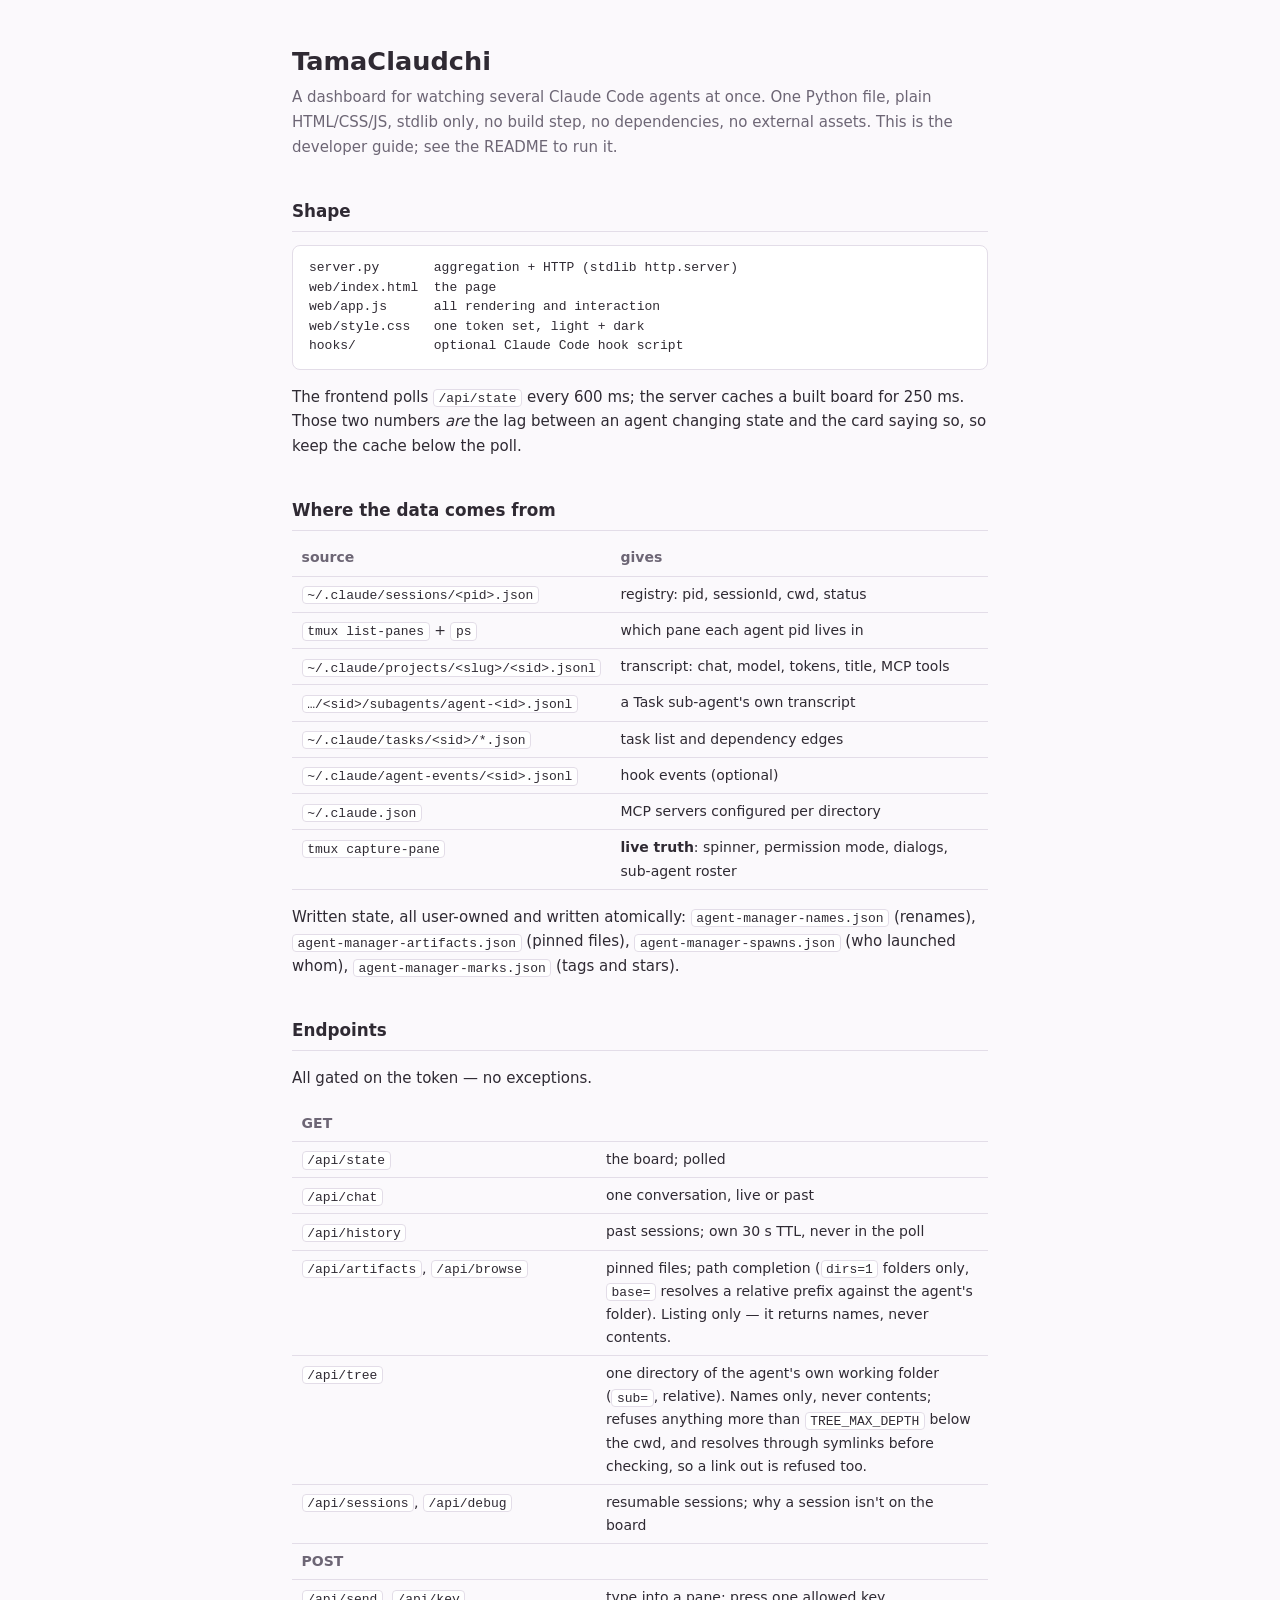
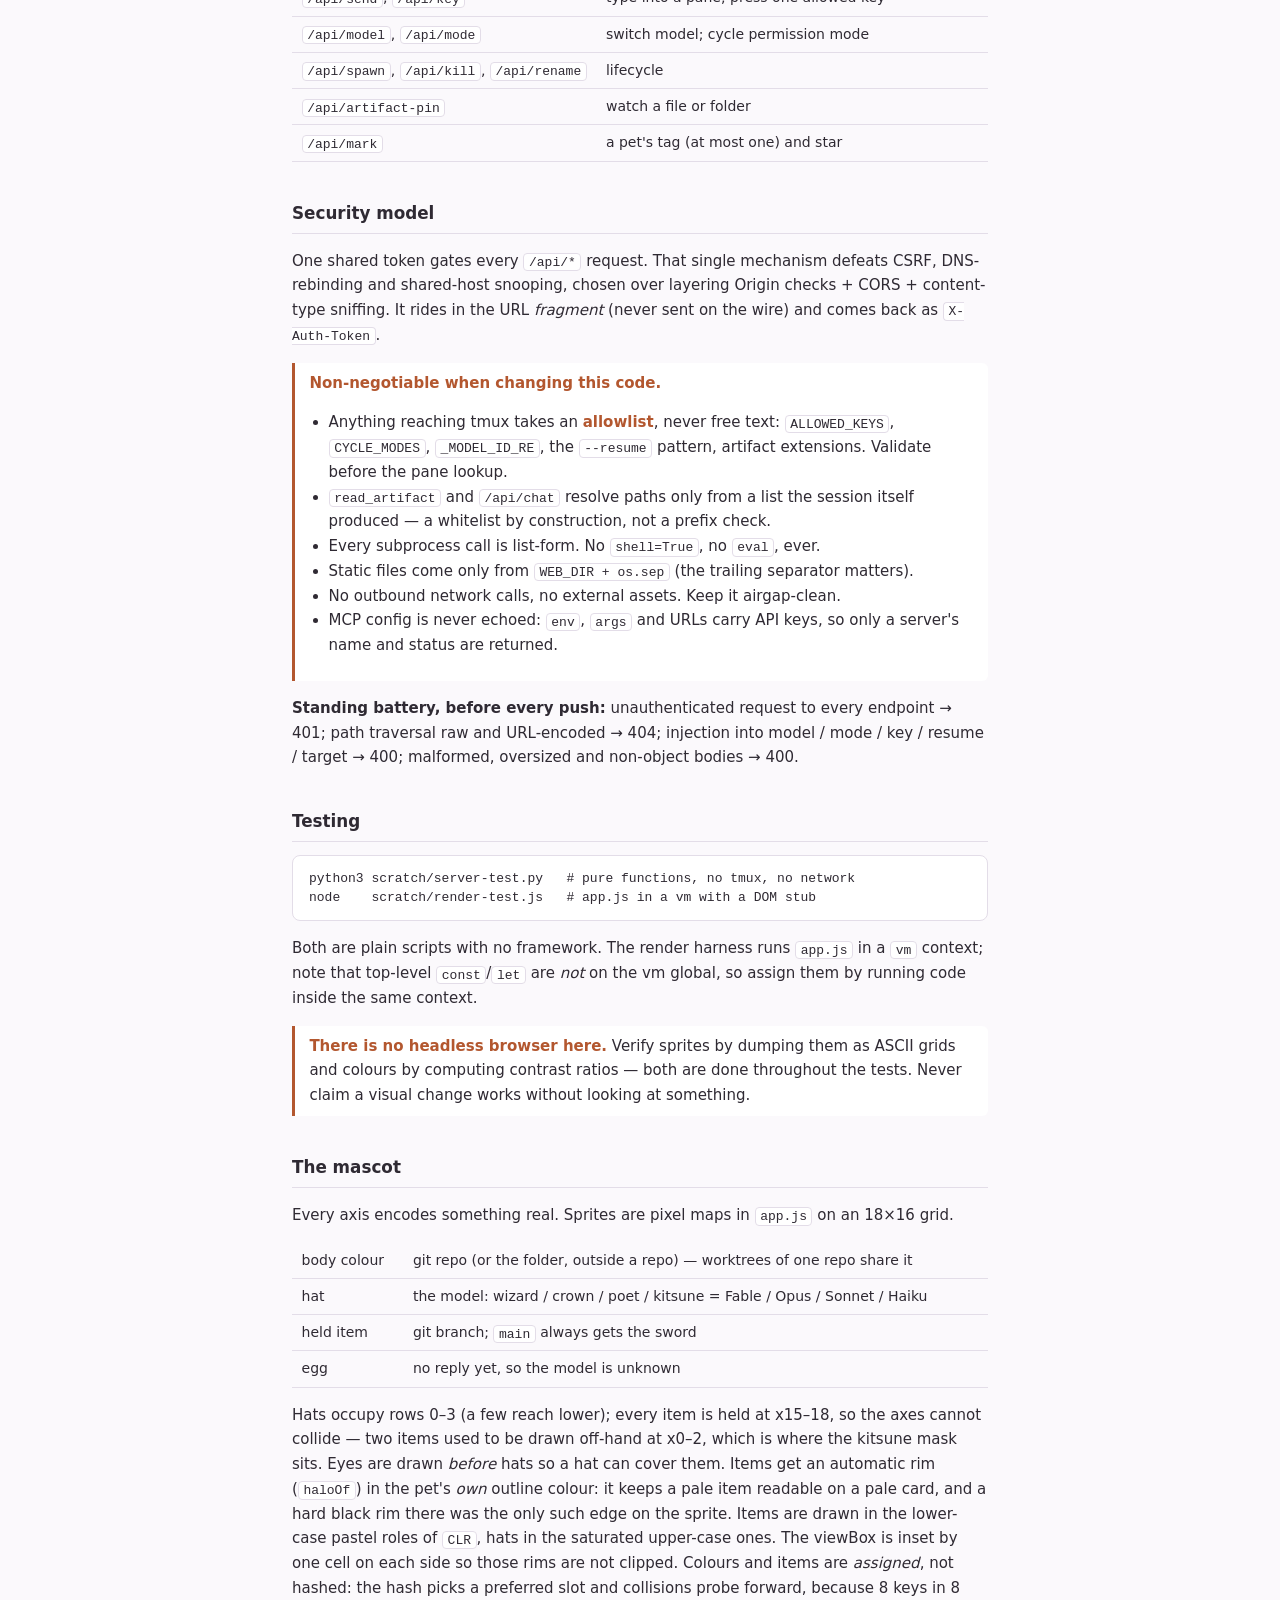
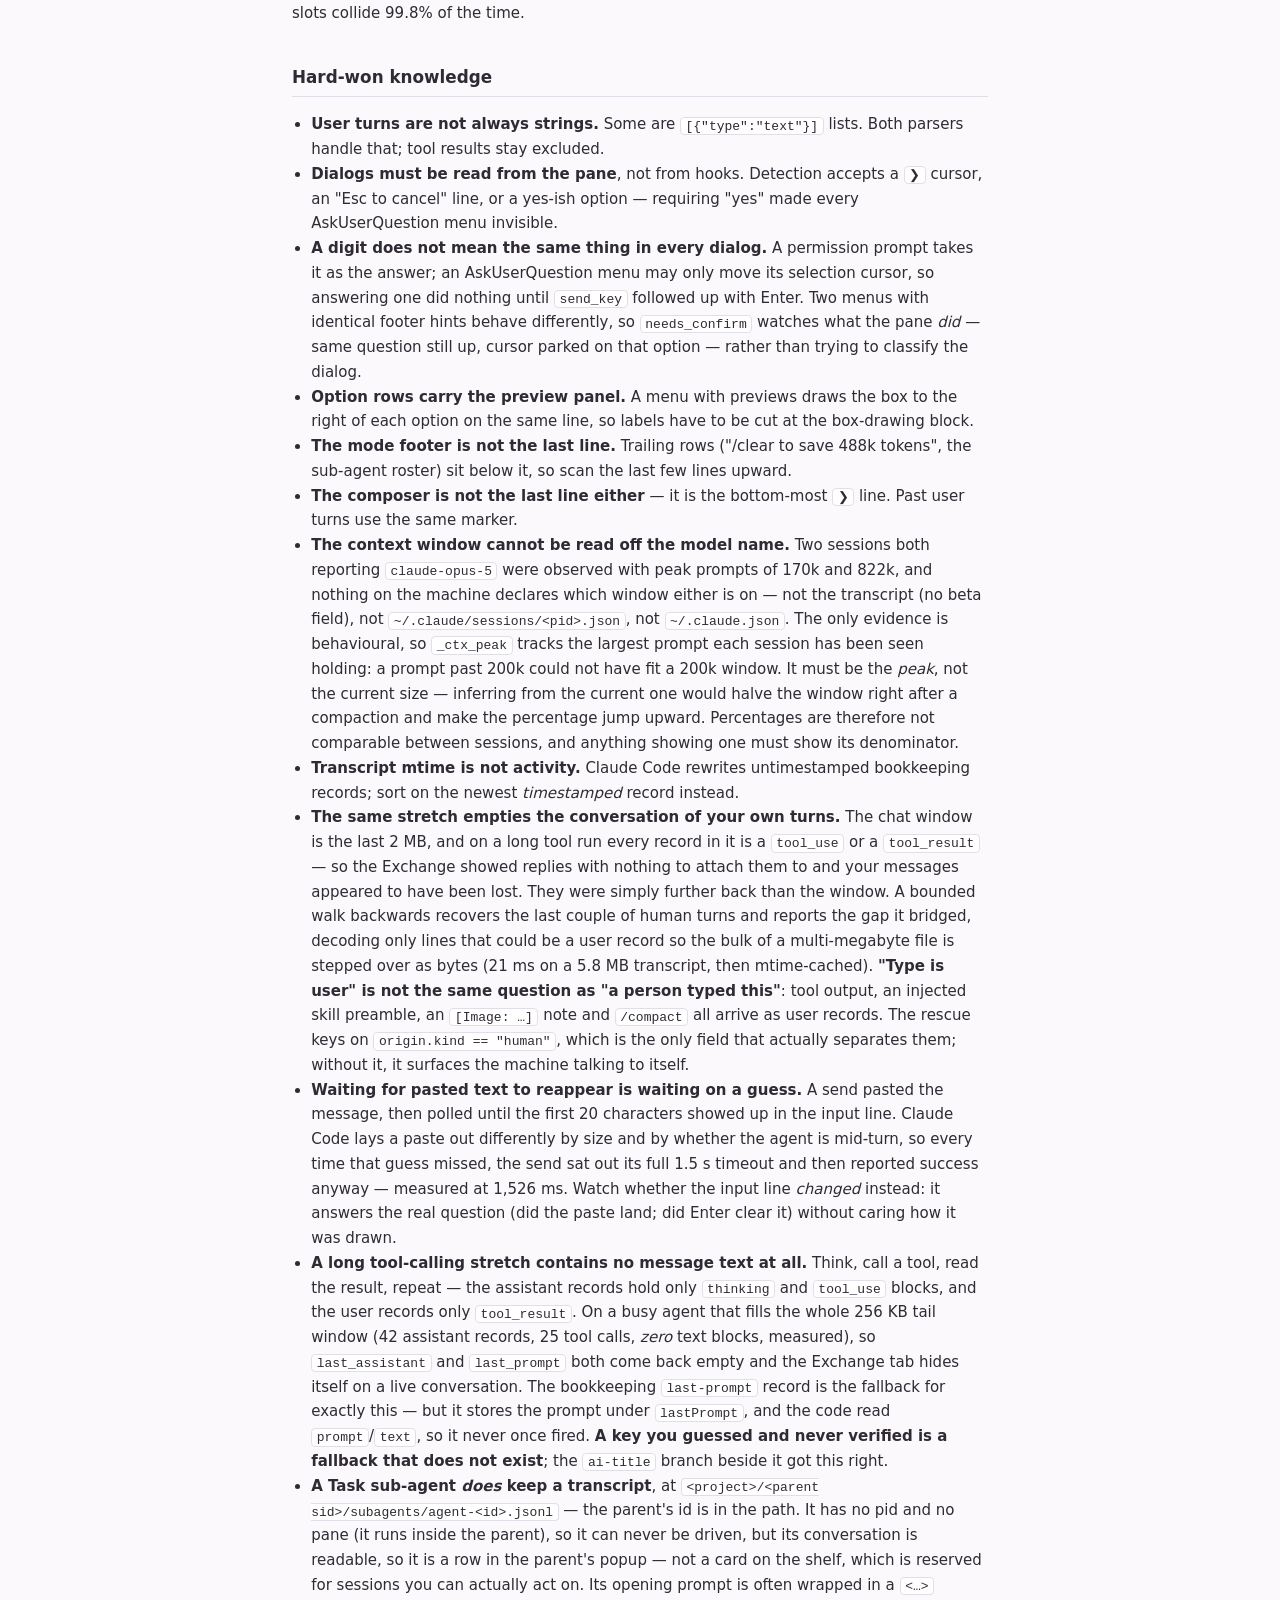
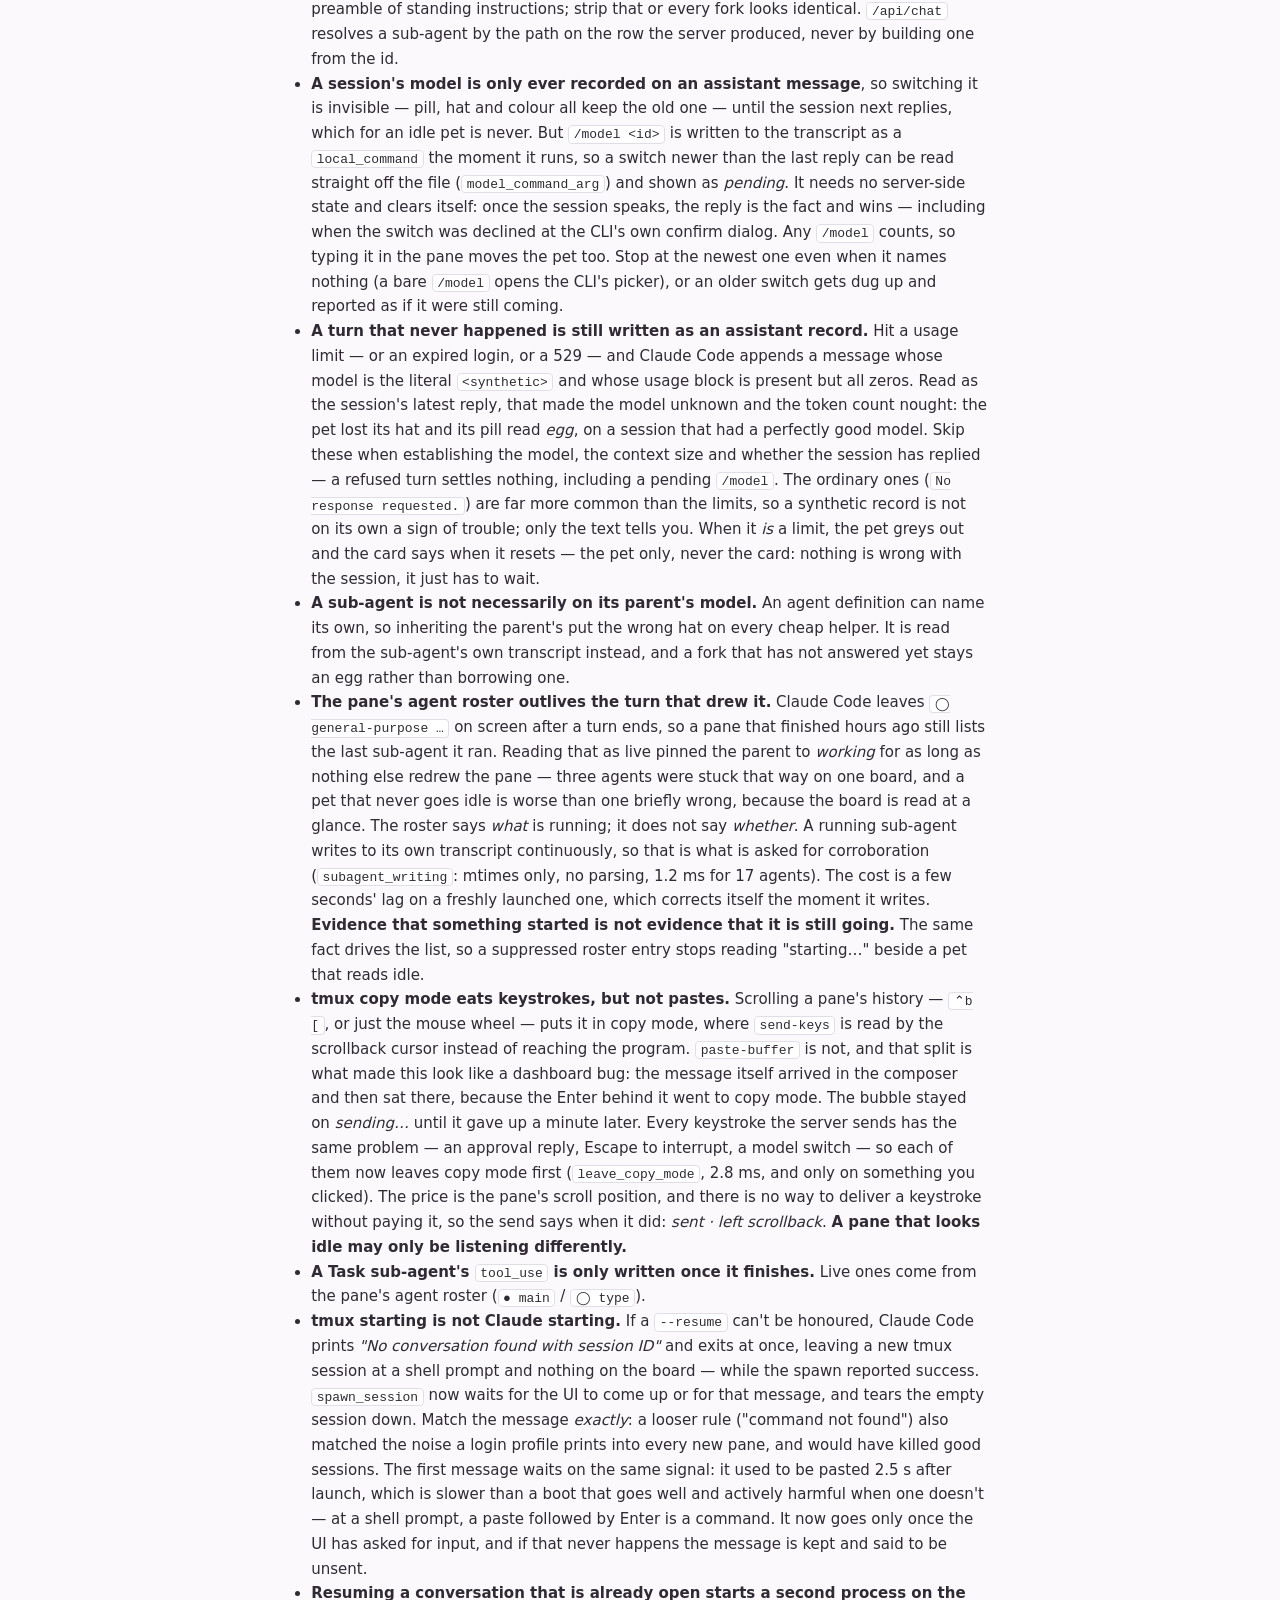
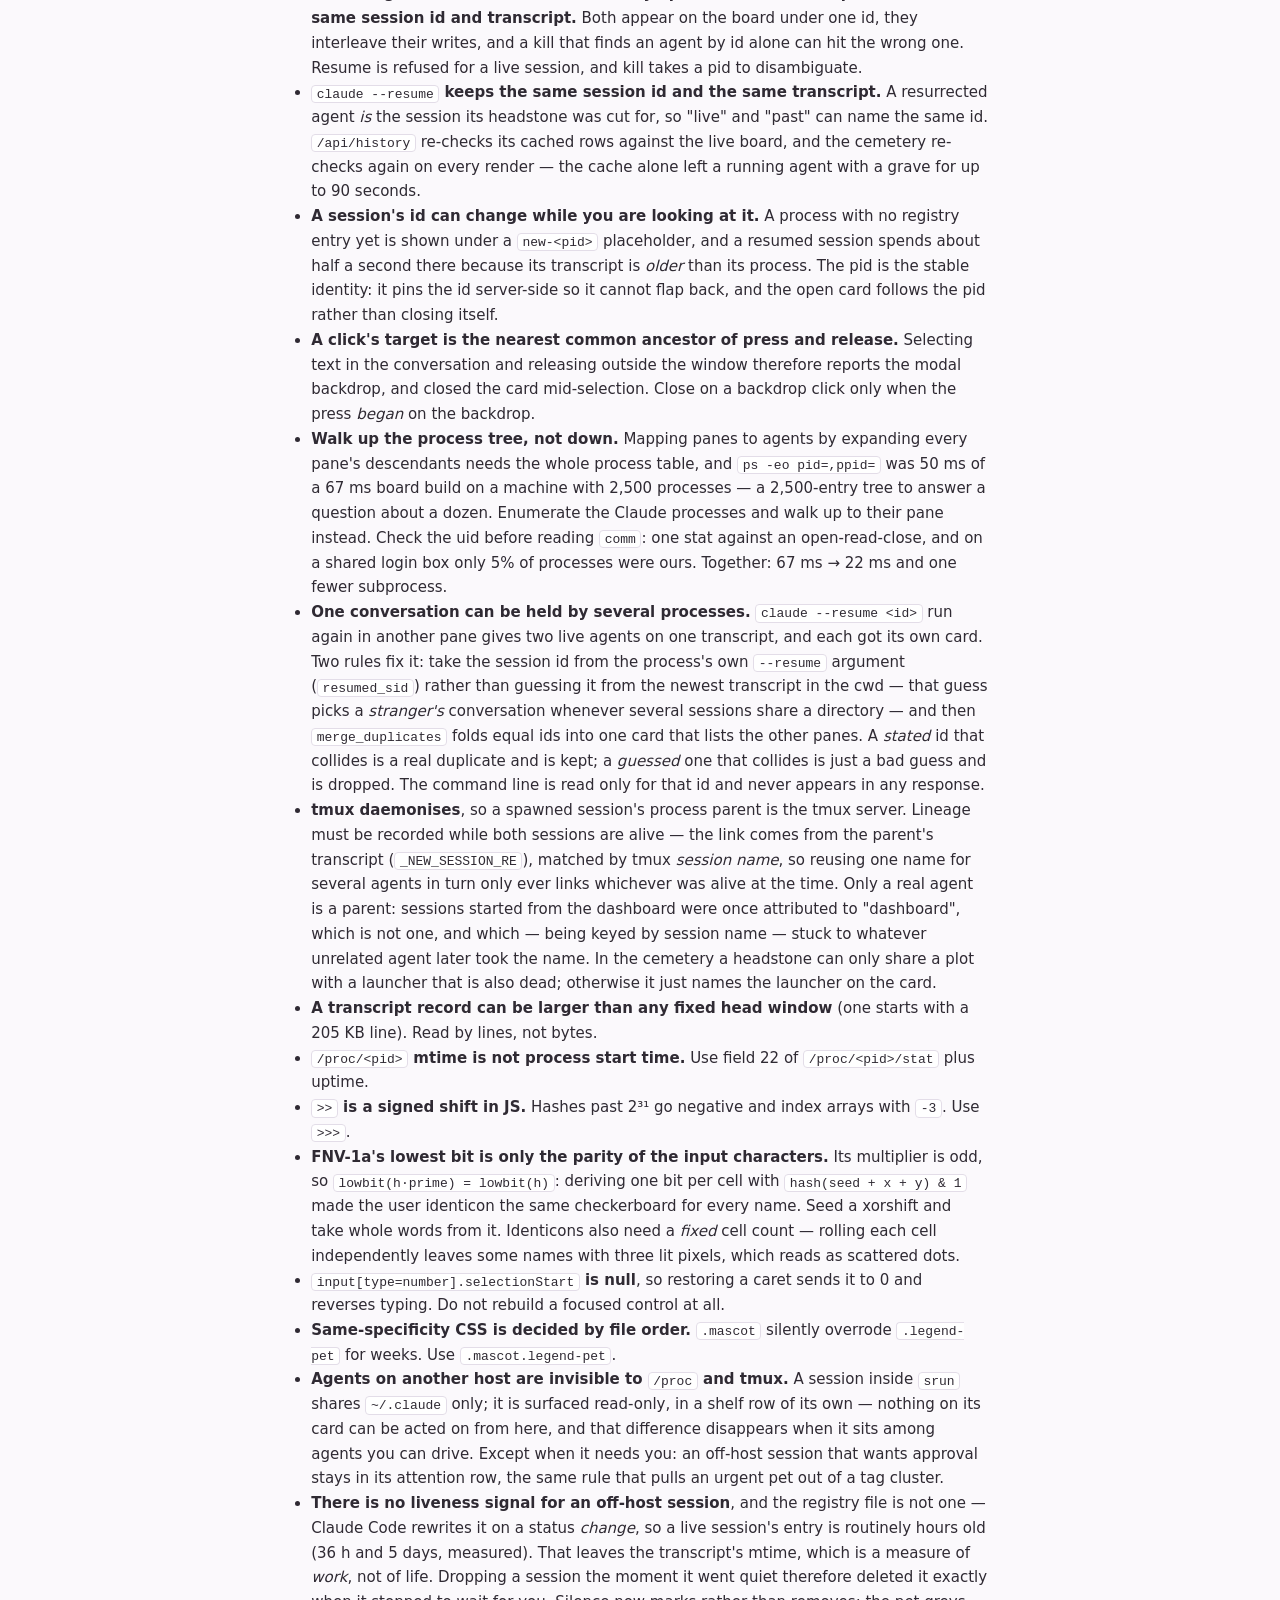
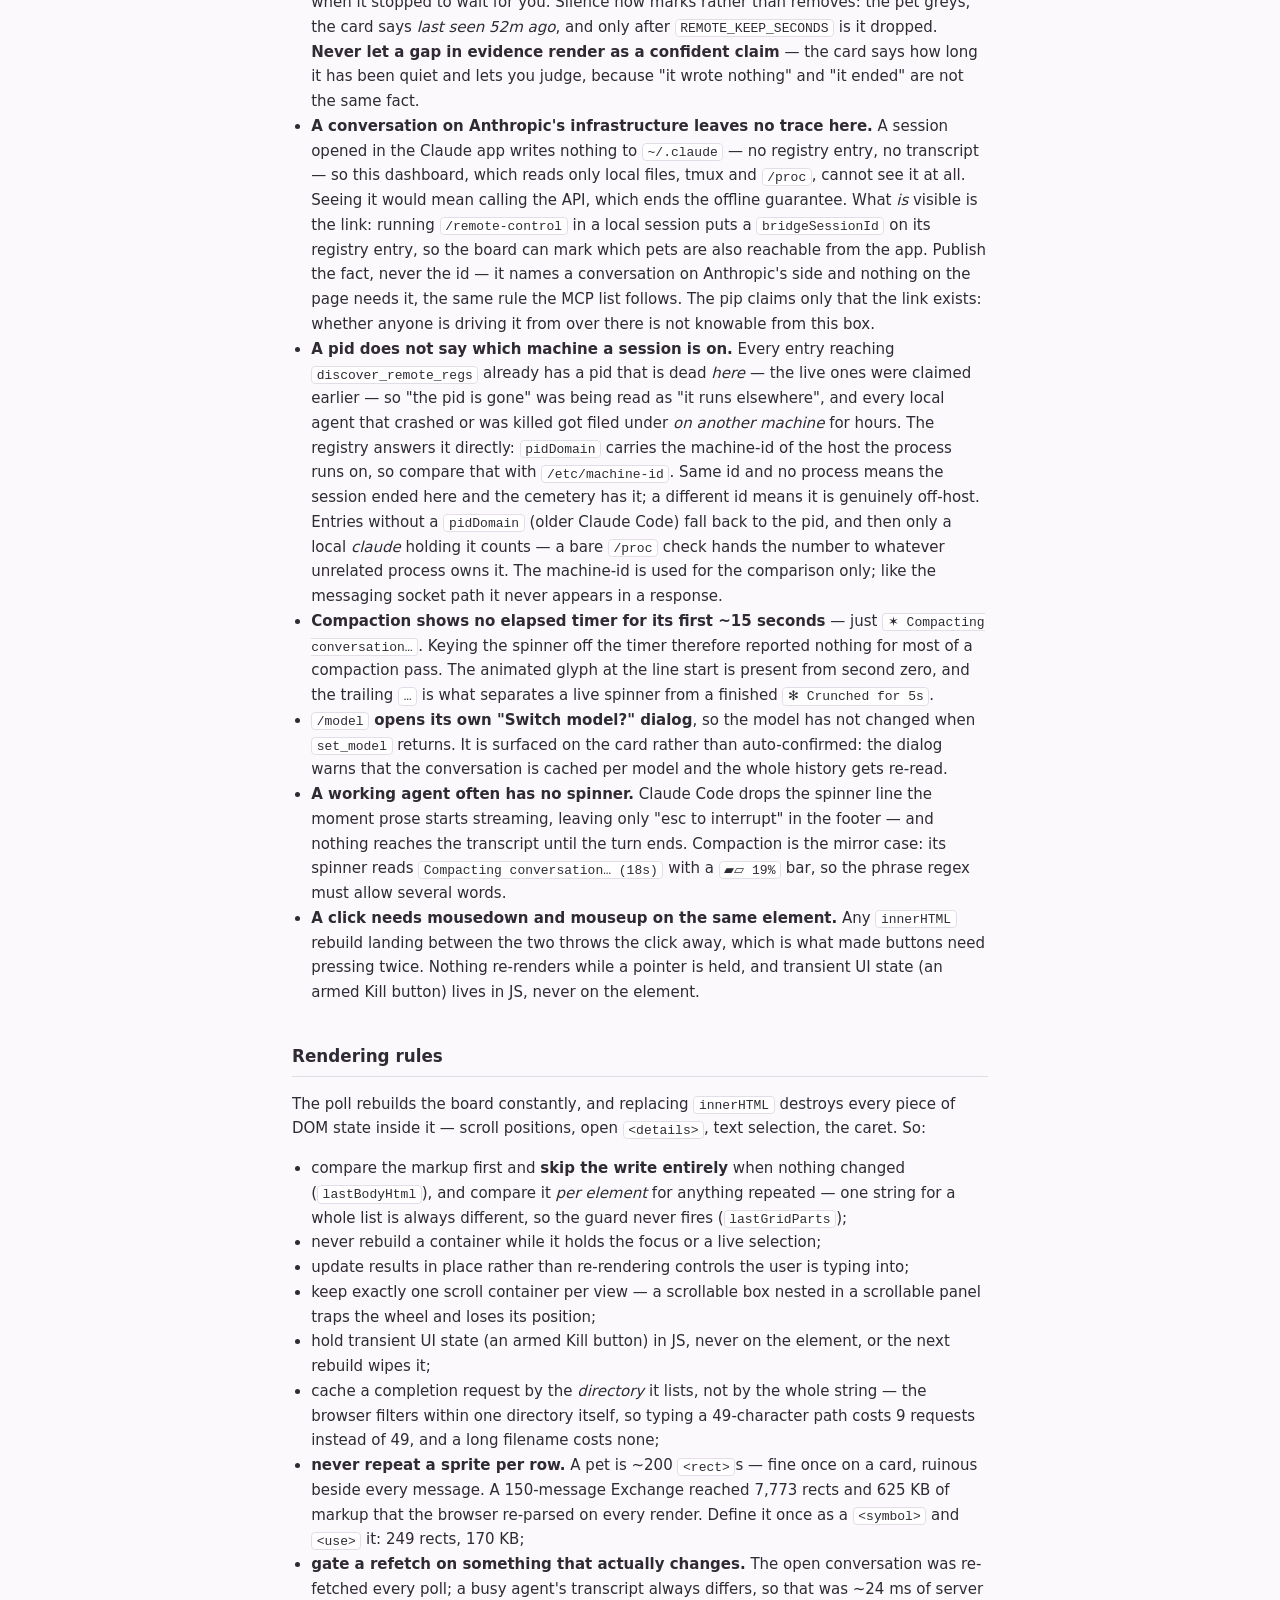
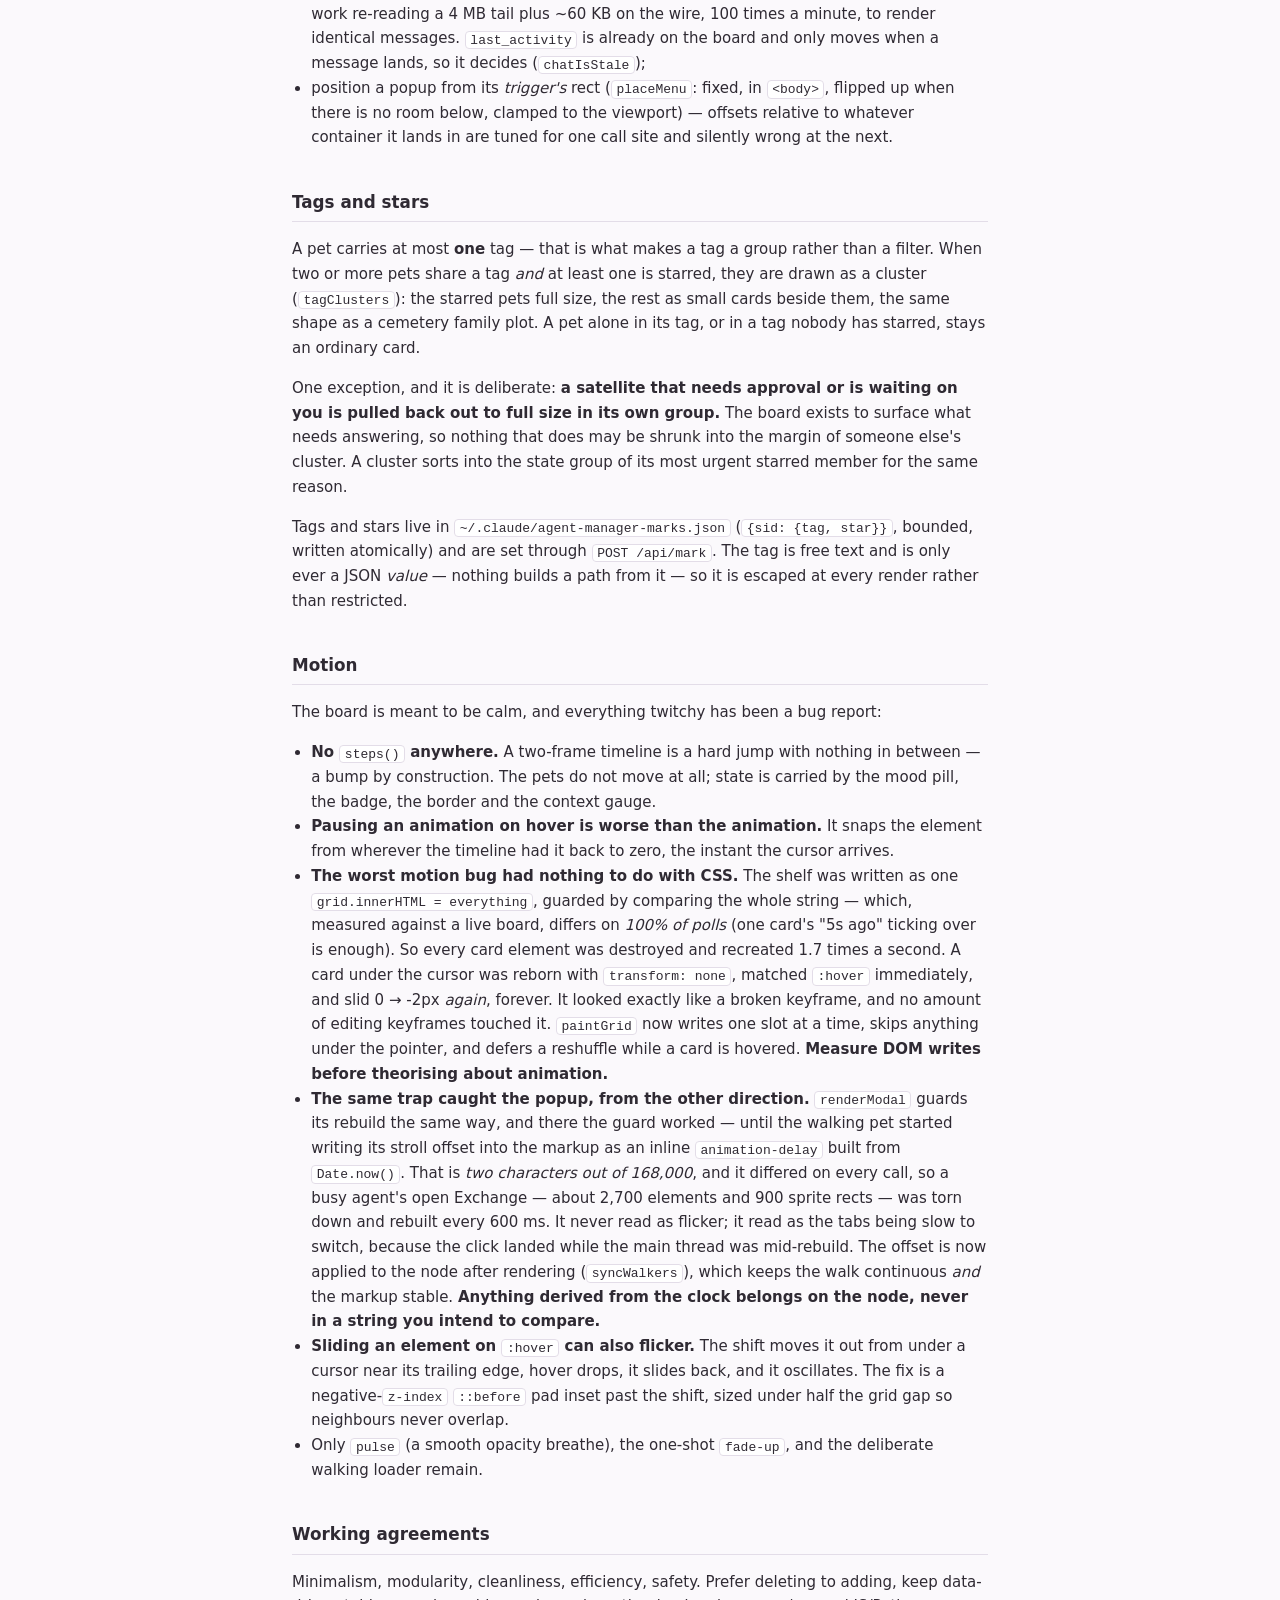
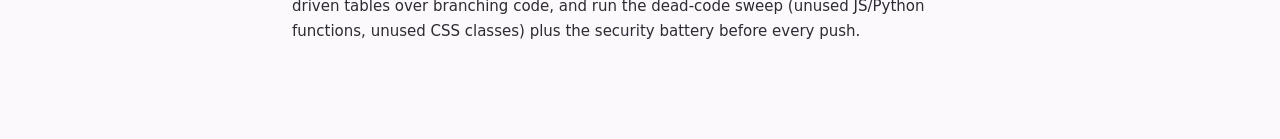
<file: docs/index.html>
<!doctype html>
<html lang="en">
<head>
<meta charset="utf-8">
<meta name="viewport" content="width=device-width, initial-scale=1">
<title>TamaClaudchi — developer guide</title>
<style>
  :root { color-scheme: light dark;
    --ink: #2f2a33; --dim: #6d6675; --line: #e3dde8; --bg: #fbf9fc; --box: #fff;
    --accent: #b3572f; }
  @media (prefers-color-scheme: dark) {
    :root { --ink: #e9e6ec; --dim: #a09aa8; --line: #322e37; --bg: #191720; --box: #211f28;
            --accent: #f0a17a; } }
  * { box-sizing: border-box; }
  body { margin: 0 auto; max-width: 46rem; padding: 2.5rem 1.25rem 5rem;
    background: var(--bg); color: var(--ink);
    font: 15px/1.65 system-ui, -apple-system, "Segoe UI", sans-serif; }
  h1 { font-size: 1.6rem; margin: 0 0 .2rem; }
  h2 { font-size: 1.05rem; margin: 2.4rem 0 .6rem; padding-bottom: .3rem;
    border-bottom: 1px solid var(--line); }
  h3 { font-size: .95rem; margin: 1.5rem 0 .4rem; }
  p, li { color: var(--ink); }
  .lede { color: var(--dim); margin: 0 0 1.5rem; }
  code, pre { font: 13px/1.5 ui-monospace, "SF Mono", Menlo, monospace; }
  code { background: var(--box); border: 1px solid var(--line);
    border-radius: 4px; padding: .05em .35em; }
  pre { background: var(--box); border: 1px solid var(--line); border-radius: 8px;
    padding: .8rem 1rem; overflow-x: auto; }
  pre code { background: none; border: 0; padding: 0; }
  table { border-collapse: collapse; width: 100%; margin: .6rem 0; font-size: 14px; }
  th, td { text-align: left; padding: .38rem .6rem; border-bottom: 1px solid var(--line);
    vertical-align: top; }
  th { color: var(--dim); font-weight: 600; }
  td:first-child { white-space: nowrap; }
  ul { padding-left: 1.2rem; }
  .warn { border-left: 3px solid var(--accent); padding: .5rem .9rem; margin: .8rem 0;
    background: var(--box); border-radius: 0 6px 6px 0; }
  .warn strong { color: var(--accent); }
</style>
</head>
<body>

<h1>TamaClaudchi</h1>
<p class="lede">A dashboard for watching several Claude Code agents at once. One Python
file, plain HTML/CSS/JS, stdlib only, no build step, no dependencies, no external assets.
This is the developer guide; see the README to run it.</p>

<h2>Shape</h2>
<pre><code>server.py       aggregation + HTTP (stdlib http.server)
web/index.html  the page
web/app.js      all rendering and interaction
web/style.css   one token set, light + dark
hooks/          optional Claude Code hook script</code></pre>
<p>The frontend polls <code>/api/state</code> every 600&nbsp;ms; the server caches a built
board for 250&nbsp;ms. Those two numbers <em>are</em> the lag between an agent changing
state and the card saying so, so keep the cache below the poll.</p>

<h2>Where the data comes from</h2>
<table>
  <tr><th>source</th><th>gives</th></tr>
  <tr><td><code>~/.claude/sessions/&lt;pid&gt;.json</code></td><td>registry: pid, sessionId, cwd, status</td></tr>
  <tr><td><code>tmux list-panes</code> + <code>ps</code></td><td>which pane each agent pid lives in</td></tr>
  <tr><td><code>~/.claude/projects/&lt;slug&gt;/&lt;sid&gt;.jsonl</code></td><td>transcript: chat, model, tokens, title, MCP tools</td></tr>
  <tr><td><code>…/&lt;sid&gt;/subagents/agent-&lt;id&gt;.jsonl</code></td><td>a Task sub-agent's own transcript</td></tr>
  <tr><td><code>~/.claude/tasks/&lt;sid&gt;/*.json</code></td><td>task list and dependency edges</td></tr>
  <tr><td><code>~/.claude/agent-events/&lt;sid&gt;.jsonl</code></td><td>hook events (optional)</td></tr>
  <tr><td><code>~/.claude.json</code></td><td>MCP servers configured per directory</td></tr>
  <tr><td><code>tmux capture-pane</code></td><td><strong>live truth</strong>: spinner, permission mode, dialogs, sub-agent roster</td></tr>
</table>
<p>Written state, all user-owned and written atomically:
<code>agent-manager-names.json</code> (renames),
<code>agent-manager-artifacts.json</code> (pinned files),
<code>agent-manager-spawns.json</code> (who launched whom),
<code>agent-manager-marks.json</code> (tags and stars).</p>

<h2>Endpoints</h2>
<p>All gated on the token — no exceptions.</p>
<table>
  <tr><th>GET</th><th></th></tr>
  <tr><td><code>/api/state</code></td><td>the board; polled</td></tr>
  <tr><td><code>/api/chat</code></td><td>one conversation, live or past</td></tr>
  <tr><td><code>/api/history</code></td><td>past sessions; own 30&nbsp;s TTL, never in the poll</td></tr>
  <tr><td><code>/api/artifacts</code>, <code>/api/browse</code></td><td>pinned files; path completion
      (<code>dirs=1</code> folders only, <code>base=</code> resolves a relative prefix against the
      agent's folder). Listing only — it returns names, never contents.</td></tr>
  <tr><td><code>/api/tree</code></td><td>one directory of the agent's own working folder
      (<code>sub=</code>, relative). Names only, never contents; refuses anything more than
      <code>TREE_MAX_DEPTH</code> below the cwd, and resolves through symlinks before
      checking, so a link out is refused too.</td></tr>
  <tr><td><code>/api/sessions</code>, <code>/api/debug</code></td><td>resumable sessions; why a session isn't on the board</td></tr>
  <tr><th>POST</th><th></th></tr>
  <tr><td><code>/api/send</code>, <code>/api/key</code></td><td>type into a pane; press one allowed key</td></tr>
  <tr><td><code>/api/model</code>, <code>/api/mode</code></td><td>switch model; cycle permission mode</td></tr>
  <tr><td><code>/api/spawn</code>, <code>/api/kill</code>, <code>/api/rename</code></td><td>lifecycle</td></tr>
  <tr><td><code>/api/artifact-pin</code></td><td>watch a file or folder</td></tr>
  <tr><td><code>/api/mark</code></td><td>a pet's tag (at most one) and star</td></tr>
</table>

<h2>Security model</h2>
<p>One shared token gates every <code>/api/*</code> request. That single mechanism defeats
CSRF, DNS-rebinding and shared-host snooping, chosen over layering Origin checks + CORS +
content-type sniffing. It rides in the URL <em>fragment</em> (never sent on the wire) and
comes back as <code>X-Auth-Token</code>.</p>
<div class="warn">
<strong>Non-negotiable when changing this code.</strong>
<ul>
  <li>Anything reaching tmux takes an <strong>allowlist</strong>, never free text:
      <code>ALLOWED_KEYS</code>, <code>CYCLE_MODES</code>, <code>_MODEL_ID_RE</code>, the
      <code>--resume</code> pattern, artifact extensions. Validate before the pane lookup.</li>
  <li><code>read_artifact</code> and <code>/api/chat</code> resolve paths only from a list the
      session itself produced — a whitelist by construction, not a prefix check.</li>
  <li>Every subprocess call is list-form. No <code>shell=True</code>, no <code>eval</code>, ever.</li>
  <li>Static files come only from <code>WEB_DIR + os.sep</code> (the trailing separator matters).</li>
  <li>No outbound network calls, no external assets. Keep it airgap-clean.</li>
  <li>MCP config is never echoed: <code>env</code>, <code>args</code> and URLs carry API keys,
      so only a server's name and status are returned.</li>
</ul>
</div>
<p><strong>Standing battery, before every push:</strong> unauthenticated request to every
endpoint → 401; path traversal raw and URL-encoded → 404; injection into
model / mode / key / resume / target → 400; malformed, oversized and non-object bodies → 400.</p>

<h2>Testing</h2>
<pre><code>python3 scratch/server-test.py   # pure functions, no tmux, no network
node    scratch/render-test.js   # app.js in a vm with a DOM stub</code></pre>
<p>Both are plain scripts with no framework. The render harness runs <code>app.js</code> in a
<code>vm</code> context; note that top-level <code>const</code>/<code>let</code> are <em>not</em>
on the vm global, so assign them by running code inside the same context.</p>
<div class="warn">
<strong>There is no headless browser here.</strong> Verify sprites by dumping them as ASCII
grids and colours by computing contrast ratios — both are done throughout the tests. Never
claim a visual change works without looking at something.
</div>

<h2>The mascot</h2>
<p>Every axis encodes something real. Sprites are pixel maps in <code>app.js</code> on an
18&times;16 grid.</p>
<table>
  <tr><td>body colour</td><td>git repo (or the folder, outside a repo) — worktrees of one repo share it</td></tr>
  <tr><td>hat</td><td>the model: wizard&nbsp;/&nbsp;crown&nbsp;/&nbsp;poet&nbsp;/&nbsp;kitsune&nbsp;=&nbsp;Fable&nbsp;/&nbsp;Opus&nbsp;/&nbsp;Sonnet&nbsp;/&nbsp;Haiku</td></tr>
  <tr><td>held item</td><td>git branch; <code>main</code> always gets the sword</td></tr>
  <tr><td>egg</td><td>no reply yet, so the model is unknown</td></tr>
</table>
<p>Hats occupy rows 0–3 (a few reach lower); every item is held at x15–18, so the axes cannot
collide — two items used to be drawn off-hand at x0–2, which is where the kitsune mask sits.
Eyes are drawn <em>before</em> hats so a hat can cover them. Items get an automatic rim
(<code>haloOf</code>) in the pet's <em>own</em> outline colour: it keeps a pale item readable
on a pale card, and a hard black rim there was the only such edge on the sprite. Items are
drawn in the lower-case pastel roles of <code>CLR</code>, hats in the saturated upper-case
ones. The viewBox is inset by one cell on each side so those rims are not clipped.
Colours and items are <em>assigned</em>, not hashed: the hash picks a preferred slot and
collisions probe forward, because 8 keys in 8 slots collide 99.8% of the time.</p>

<h2>Hard-won knowledge</h2>
<ul>
  <li><strong>User turns are not always strings.</strong> Some are
      <code>[{"type":"text"}]</code> lists. Both parsers handle that; tool results stay excluded.</li>
  <li><strong>Dialogs must be read from the pane</strong>, not from hooks. Detection accepts a
      <code>❯</code> cursor, an "Esc to cancel" line, or a yes-ish option — requiring "yes"
      made every AskUserQuestion menu invisible.</li>
  <li><strong>A digit does not mean the same thing in every dialog.</strong> A permission
      prompt takes it as the answer; an AskUserQuestion menu may only move its selection
      cursor, so answering one did nothing until <code>send_key</code> followed up with Enter.
      Two menus with identical footer hints behave differently, so <code>needs_confirm</code>
      watches what the pane <em>did</em> — same question still up, cursor parked on that
      option — rather than trying to classify the dialog.</li>
  <li><strong>Option rows carry the preview panel.</strong> A menu with previews draws the box
      to the right of each option on the same line, so labels have to be cut at the
      box-drawing block.</li>
  <li><strong>The mode footer is not the last line.</strong> Trailing rows ("/clear to save
      488k tokens", the sub-agent roster) sit below it, so scan the last few lines upward.</li>
  <li><strong>The composer is not the last line either</strong> — it is the bottom-most
      <code>❯</code> line. Past user turns use the same marker.</li>
  <li><strong>The context window cannot be read off the model name.</strong> Two sessions both
      reporting <code>claude-opus-5</code> were observed with peak prompts of 170k and 822k, and
      nothing on the machine declares which window either is on — not the transcript (no beta
      field), not <code>~/.claude/sessions/&lt;pid&gt;.json</code>, not <code>~/.claude.json</code>.
      The only evidence is behavioural, so <code>_ctx_peak</code> tracks the largest prompt each
      session has been seen holding: a prompt past 200k could not have fit a 200k window. It must
      be the <em>peak</em>, not the current size — inferring from the current one would halve the
      window right after a compaction and make the percentage jump upward. Percentages are
      therefore not comparable between sessions, and anything showing one must show its
      denominator.</li>
  <li><strong>Transcript mtime is not activity.</strong> Claude Code rewrites untimestamped
      bookkeeping records; sort on the newest <em>timestamped</em> record instead.</li>
  <li><strong>The same stretch empties the conversation of your own turns.</strong> The chat
      window is the last 2&nbsp;MB, and on a long tool run every record in it is a
      <code>tool_use</code> or a <code>tool_result</code> — so the Exchange showed replies with
      nothing to attach them to and your messages appeared to have been lost. They were simply
      further back than the window. A bounded walk backwards recovers the last couple of human
      turns and reports the gap it bridged, decoding only lines that could be a user record so
      the bulk of a multi-megabyte file is stepped over as bytes (21&nbsp;ms on a 5.8&nbsp;MB
      transcript, then mtime-cached). <strong>"Type is user" is not the same question as "a
      person typed this"</strong>: tool output, an injected skill preamble, an
      <code>[Image: …]</code> note and <code>/compact</code> all arrive as user records. The
      rescue keys on <code>origin.kind == "human"</code>, which is the only field that actually
      separates them; without it, it surfaces the machine talking to itself.</li>
  <li><strong>Waiting for pasted text to reappear is waiting on a guess.</strong> A send pasted
      the message, then polled until the first 20 characters showed up in the input line. Claude
      Code lays a paste out differently by size and by whether the agent is mid-turn, so every
      time that guess missed, the send sat out its full 1.5&nbsp;s timeout and then reported
      success anyway — measured at 1,526&nbsp;ms. Watch whether the input line <em>changed</em>
      instead: it answers the real question (did the paste land; did Enter clear it) without
      caring how it was drawn.</li>
  <li><strong>A long tool-calling stretch contains no message text at all.</strong> Think, call
      a tool, read the result, repeat — the assistant records hold only
      <code>thinking</code> and <code>tool_use</code> blocks, and the user records only
      <code>tool_result</code>. On a busy agent that fills the whole 256&nbsp;KB tail window (42
      assistant records, 25 tool calls, <em>zero</em> text blocks, measured), so
      <code>last_assistant</code> and <code>last_prompt</code> both come back empty and the
      Exchange tab hides itself on a live conversation. The bookkeeping
      <code>last-prompt</code> record is the fallback for exactly this — but it stores the
      prompt under <code>lastPrompt</code>, and the code read <code>prompt</code>/<code>text</code>,
      so it never once fired. <strong>A key you guessed and never verified is a fallback that
      does not exist</strong>; the <code>ai-title</code> branch beside it got this right.</li>
  <li><strong>A Task sub-agent <em>does</em> keep a transcript</strong>, at
      <code>&lt;project&gt;/&lt;parent sid&gt;/subagents/agent-&lt;id&gt;.jsonl</code> — the parent's
      id is in the path. It has no pid and no pane (it runs inside the parent), so it can never
      be driven, but its conversation is readable, so it is a row in the parent's popup — not a
      card on the shelf, which is reserved for sessions you can actually act on. Its
      opening prompt is often wrapped in a <code>&lt;…&gt;</code> preamble of standing
      instructions; strip that or every fork looks identical. <code>/api/chat</code> resolves a
      sub-agent by the path on the row the server produced, never by building one from the id.</li>
  <li><strong>A session's model is only ever recorded on an assistant message</strong>, so
      switching it is invisible — pill, hat and colour all keep the old one — until the session
      next replies, which for an idle pet is never. But <code>/model &lt;id&gt;</code> is written
      to the transcript as a <code>local_command</code> the moment it runs, so a switch newer
      than the last reply can be read straight off the file
      (<code>model_command_arg</code>) and shown as <em>pending</em>. It needs no server-side
      state and clears itself: once the session speaks, the reply is the fact and wins —
      including when the switch was declined at the CLI's own confirm dialog. Any
      <code>/model</code> counts, so typing it in the pane moves the pet too. Stop at the
      newest one even when it names nothing (a bare <code>/model</code> opens the CLI's picker),
      or an older switch gets dug up and reported as if it were still coming.</li>
  <li><strong>A turn that never happened is still written as an assistant record.</strong>
      Hit a usage limit — or an expired login, or a 529 — and Claude Code appends a message
      whose model is the literal <code>&lt;synthetic&gt;</code> and whose usage block is present
      but all zeros. Read as the session's latest reply, that made the model unknown and the
      token count nought: the pet lost its hat and its pill read <em>egg</em>, on a session that
      had a perfectly good model. Skip these when establishing the model, the context size and
      whether the session has replied — a refused turn settles nothing, including a pending
      <code>/model</code>. The ordinary ones (<code>No response requested.</code>) are far more
      common than the limits, so a synthetic record is not on its own a sign of trouble; only
      the text tells you. When it <em>is</em> a limit, the pet greys out and the card says when
      it resets — the pet only, never the card: nothing is wrong with the session, it just has
      to wait.</li>
  <li><strong>A sub-agent is not necessarily on its parent's model.</strong> An agent
      definition can name its own, so inheriting the parent's put the wrong hat on every
      cheap helper. It is read from the sub-agent's own transcript instead, and a fork that
      has not answered yet stays an egg rather than borrowing one.</li>
  <li><strong>The pane's agent roster outlives the turn that drew it.</strong> Claude Code
      leaves <code>◯ general-purpose  …</code> on screen after a turn ends, so a pane that
      finished hours ago still lists the last sub-agent it ran. Reading that as live pinned the
      parent to <em>working</em> for as long as nothing else redrew the pane — three agents were
      stuck that way on one board, and a pet that never goes idle is worse than one briefly
      wrong, because the board is read at a glance. The roster says <em>what</em> is running; it
      does not say <em>whether</em>. A running sub-agent writes to its own transcript
      continuously, so that is what is asked for corroboration
      (<code>subagent_writing</code>: mtimes only, no parsing, 1.2&nbsp;ms for 17 agents). The
      cost is a few seconds' lag on a freshly launched one, which corrects itself the moment it
      writes. <strong>Evidence that something started is not evidence that it is still going.</strong>
      The same fact drives the list, so a suppressed roster entry stops reading "starting…"
      beside a pet that reads idle.</li>
  <li><strong>tmux copy mode eats keystrokes, but not pastes.</strong> Scrolling a pane's
      history — <code>⌃b [</code>, or just the mouse wheel — puts it in copy mode, where
      <code>send-keys</code> is read by the scrollback cursor instead of reaching the program.
      <code>paste-buffer</code> is not, and that split is what made this look like a dashboard
      bug: the message itself arrived in the composer and then sat there, because the Enter
      behind it went to copy mode. The bubble stayed on <em>sending…</em> until it gave up a
      minute later. Every keystroke the server sends has the same problem — an approval reply,
      Escape to interrupt, a model switch — so each of them now leaves copy mode first
      (<code>leave_copy_mode</code>, 2.8&nbsp;ms, and only on something you clicked). The price
      is the pane's scroll position, and there is no way to deliver a keystroke without paying
      it, so the send says when it did: <em>sent · left scrollback</em>.
      <strong>A pane that looks idle may only be listening differently.</strong></li>
  <li><strong>A Task sub-agent's <code>tool_use</code> is only written once it finishes.</strong>
      Live ones come from the pane's agent roster (<code>●&nbsp;main</code> /
      <code>◯&nbsp;type</code>).</li>
  <li><strong>tmux starting is not Claude starting.</strong> If a <code>--resume</code> can't be
      honoured, Claude Code prints <em>"No conversation found with session ID"</em> and exits at
      once, leaving a new tmux session at a shell prompt and nothing on the board — while the
      spawn reported success. <code>spawn_session</code> now waits for the UI to come up or for
      that message, and tears the empty session down. Match the message <em>exactly</em>: a
      looser rule ("command not found") also matched the noise a login profile prints into
      every new pane, and would have killed good sessions. The first message waits on the
      same signal: it used to be pasted 2.5&nbsp;s after launch, which is slower than a boot
      that goes well and actively harmful when one doesn't — at a shell prompt, a paste
      followed by Enter is a command. It now goes only once the UI has asked for input, and
      if that never happens the message is kept and said to be unsent.</li>
  <li><strong>Resuming a conversation that is already open starts a second process on the same
      session id and transcript.</strong> Both appear on the board under one id, they interleave
      their writes, and a kill that finds an agent by id alone can hit the wrong one. Resume is
      refused for a live session, and kill takes a pid to disambiguate.</li>
  <li><strong><code>claude --resume</code> keeps the same session id and the same
      transcript.</strong> A resurrected agent <em>is</em> the session its headstone was cut
      for, so "live" and "past" can name the same id. <code>/api/history</code> re-checks its
      cached rows against the live board, and the cemetery re-checks again on every render —
      the cache alone left a running agent with a grave for up to 90 seconds.</li>
  <li><strong>A session's id can change while you are looking at it.</strong> A process with no
      registry entry yet is shown under a <code>new-&lt;pid&gt;</code> placeholder, and a
      resumed session spends about half a second there because its transcript is <em>older</em>
      than its process. The pid is the stable identity: it pins the id server-side so it cannot
      flap back, and the open card follows the pid rather than closing itself.</li>
  <li><strong>A click's target is the nearest common ancestor of press and release.</strong>
      Selecting text in the conversation and releasing outside the window therefore reports the
      modal backdrop, and closed the card mid-selection. Close on a backdrop click only when the
      press <em>began</em> on the backdrop.</li>
  <li><strong>Walk up the process tree, not down.</strong> Mapping panes to agents by expanding
      every pane's descendants needs the whole process table, and
      <code>ps -eo pid=,ppid=</code> was 50 ms of a 67 ms board build on a machine with 2,500
      processes — a 2,500-entry tree to answer a question about a dozen. Enumerate the Claude
      processes and walk up to their pane instead. Check the uid before reading
      <code>comm</code>: one stat against an open-read-close, and on a shared login box only 5%
      of processes were ours. Together: 67 ms → 22 ms and one fewer subprocess.</li>
  <li><strong>One conversation can be held by several processes.</strong>
      <code>claude --resume &lt;id&gt;</code> run again in another pane gives two live agents on
      one transcript, and each got its own card. Two rules fix it: take the session id from the
      process's own <code>--resume</code> argument (<code>resumed_sid</code>) rather than
      guessing it from the newest transcript in the cwd — that guess picks a <em>stranger's</em>
      conversation whenever several sessions share a directory — and then
      <code>merge_duplicates</code> folds equal ids into one card that lists the other panes.
      A <em>stated</em> id that collides is a real duplicate and is kept; a <em>guessed</em> one
      that collides is just a bad guess and is dropped. The command line is read only for that
      id and never appears in any response.</li>
  <li><strong>tmux daemonises</strong>, so a spawned session's process parent is the tmux
      server. Lineage must be recorded while both sessions are alive — the link comes from the
      parent's transcript (<code>_NEW_SESSION_RE</code>), matched by tmux <em>session name</em>,
      so reusing one name for several agents in turn only ever links whichever was alive at the
      time. Only a real agent is a parent: sessions started from the dashboard were once
      attributed to "dashboard", which is not one, and which — being keyed by session name —
      stuck to whatever unrelated agent later took the name. In the cemetery a headstone can only share a plot with a
      launcher that is also dead; otherwise it just names the launcher on the card.</li>
  <li><strong>A transcript record can be larger than any fixed head window</strong> (one starts
      with a 205&nbsp;KB line). Read by lines, not bytes.</li>
  <li><strong><code>/proc/&lt;pid&gt;</code> mtime is not process start time.</strong> Use field 22
      of <code>/proc/&lt;pid&gt;/stat</code> plus uptime.</li>
  <li><strong><code>&gt;&gt;</code> is a signed shift in JS.</strong> Hashes past 2³¹ go negative
      and index arrays with <code>-3</code>. Use <code>&gt;&gt;&gt;</code>.</li>
  <li><strong>FNV-1a's lowest bit is only the parity of the input characters.</strong> Its
      multiplier is odd, so <code>lowbit(h·prime) = lowbit(h)</code>: deriving one bit per cell
      with <code>hash(seed + x + y) &amp; 1</code> made the user identicon the same checkerboard
      for every name. Seed a xorshift and take whole words from it. Identicons also need a
      <em>fixed</em> cell count — rolling each cell independently leaves some names with three
      lit pixels, which reads as scattered dots.</li>
  <li><strong><code>input[type=number].selectionStart</code> is null</strong>, so restoring a
      caret sends it to 0 and reverses typing. Do not rebuild a focused control at all.</li>
  <li><strong>Same-specificity CSS is decided by file order.</strong> <code>.mascot</code>
      silently overrode <code>.legend-pet</code> for weeks. Use <code>.mascot.legend-pet</code>.</li>
  <li><strong>Agents on another host are invisible to <code>/proc</code> and tmux.</strong> A
      session inside <code>srun</code> shares <code>~/.claude</code> only; it is surfaced
      read-only, in a shelf row of its own — nothing on its card can be acted on from here, and
      that difference disappears when it sits among agents you can drive. Except when it needs
      you: an off-host session that wants approval stays in its attention row, the same rule
      that pulls an urgent pet out of a tag cluster.</li>
  <li><strong>There is no liveness signal for an off-host session</strong>, and the registry
      file is not one — Claude Code rewrites it on a status <em>change</em>, so a live session's
      entry is routinely hours old (36&nbsp;h and 5&nbsp;days, measured). That leaves the
      transcript's mtime, which is a measure of <em>work</em>, not of life. Dropping a session
      the moment it went quiet therefore deleted it exactly when it stopped to wait for you.
      Silence now marks rather than removes: the pet greys, the card says
      <em>last seen 52m ago</em>, and only after <code>REMOTE_KEEP_SECONDS</code> is it
      dropped. <strong>Never let a gap in evidence render as a confident claim</strong> — the
      card says how long it has been quiet and lets you judge, because "it wrote nothing" and
      "it ended" are not the same fact.</li>
  <li><strong>A conversation on Anthropic's infrastructure leaves no trace here.</strong>
      A session opened in the Claude app writes nothing to <code>~/.claude</code> — no registry
      entry, no transcript — so this dashboard, which reads only local files, tmux and
      <code>/proc</code>, cannot see it at all. Seeing it would mean calling the API, which ends
      the offline guarantee. What <em>is</em> visible is the link: running
      <code>/remote-control</code> in a local session puts a <code>bridgeSessionId</code> on its
      registry entry, so the board can mark which pets are also reachable from the app. Publish
      the fact, never the id — it names a conversation on Anthropic's side and nothing on the
      page needs it, the same rule the MCP list follows. The pip claims only that the link
      exists: whether anyone is driving it from over there is not knowable from this box.</li>
  <li><strong>A pid does not say which machine a session is on.</strong> Every entry reaching
      <code>discover_remote_regs</code> already has a pid that is dead <em>here</em> — the live
      ones were claimed earlier — so "the pid is gone" was being read as "it runs elsewhere",
      and every local agent that crashed or was killed got filed under <em>on another
      machine</em> for hours. The registry answers it directly: <code>pidDomain</code> carries
      the machine-id of the host the process runs on, so compare that with
      <code>/etc/machine-id</code>. Same id and no process means the session ended here and the
      cemetery has it; a different id means it is genuinely off-host. Entries without a
      <code>pidDomain</code> (older Claude Code) fall back to the pid, and then only a local
      <em>claude</em> holding it counts — a bare <code>/proc</code> check hands the number to
      whatever unrelated process owns it. The machine-id is used for the comparison only; like
      the messaging socket path it never appears in a response.</li>
  <li><strong>Compaction shows no elapsed timer for its first ~15 seconds</strong> — just
      <code>✶ Compacting conversation…</code>. Keying the spinner off the timer therefore
      reported nothing for most of a compaction pass. The animated glyph at the line start is
      present from second zero, and the trailing <code>…</code> is what separates a live
      spinner from a finished <code>✻ Crunched for 5s</code>.</li>
  <li><strong><code>/model</code> opens its own "Switch model?" dialog</strong>, so the model
      has not changed when <code>set_model</code> returns. It is surfaced on the card rather
      than auto-confirmed: the dialog warns that the conversation is cached per model and the
      whole history gets re-read.</li>
  <li><strong>A working agent often has no spinner.</strong> Claude Code drops the spinner line
      the moment prose starts streaming, leaving only "esc to interrupt" in the footer — and
      nothing reaches the transcript until the turn ends. Compaction is the mirror case: its
      spinner reads <code>Compacting conversation… (18s)</code> with a <code>▰▱ 19%</code> bar,
      so the phrase regex must allow several words.</li>
  <li><strong>A click needs mousedown and mouseup on the same element.</strong> Any
      <code>innerHTML</code> rebuild landing between the two throws the click away, which is
      what made buttons need pressing twice. Nothing re-renders while a pointer is held, and
      transient UI state (an armed Kill button) lives in JS, never on the element.</li>
</ul>

<h2>Rendering rules</h2>
<p>The poll rebuilds the board constantly, and replacing <code>innerHTML</code> destroys every
piece of DOM state inside it — scroll positions, open <code>&lt;details&gt;</code>, text
selection, the caret. So:</p>
<ul>
  <li>compare the markup first and <strong>skip the write entirely</strong> when nothing changed
      (<code>lastBodyHtml</code>), and compare it <em>per element</em> for anything repeated —
      one string for a whole list is always different, so the guard never fires
      (<code>lastGridParts</code>);</li>
  <li>never rebuild a container while it holds the focus or a live selection;</li>
  <li>update results in place rather than re-rendering controls the user is typing into;</li>
  <li>keep exactly one scroll container per view — a scrollable box nested in a scrollable
      panel traps the wheel and loses its position;</li>
  <li>hold transient UI state (an armed Kill button) in JS, never on the element, or the next
      rebuild wipes it;</li>
  <li>cache a completion request by the <em>directory</em> it lists, not by the whole string —
      the browser filters within one directory itself, so typing a 49-character path costs 9
      requests instead of 49, and a long filename costs none;</li>
  <li><strong>never repeat a sprite per row.</strong> A pet is ~200 <code>&lt;rect&gt;</code>s —
      fine once on a card, ruinous beside every message. A 150-message Exchange reached 7,773
      rects and 625 KB of markup that the browser re-parsed on every render. Define it once as
      a <code>&lt;symbol&gt;</code> and <code>&lt;use&gt;</code> it: 249 rects, 170 KB;</li>
  <li><strong>gate a refetch on something that actually changes.</strong> The open conversation
      was re-fetched every poll; a busy agent's transcript always differs, so that was ~24 ms
      of server work re-reading a 4 MB tail plus ~60 KB on the wire, 100 times a minute, to
      render identical messages. <code>last_activity</code> is already on the board and only
      moves when a message lands, so it decides (<code>chatIsStale</code>);</li>
  <li>position a popup from its <em>trigger's</em> rect (<code>placeMenu</code>: fixed, in
      <code>&lt;body&gt;</code>, flipped up when there is no room below, clamped to the
      viewport) — offsets relative to whatever container it lands in are tuned for one call
      site and silently wrong at the next.</li>
</ul>

<h2>Tags and stars</h2>
<p>A pet carries at most <strong>one</strong> tag — that is what makes a tag a group rather
than a filter. When two or more pets share a tag <em>and</em> at least one is starred, they are
drawn as a cluster (<code>tagClusters</code>): the starred pets full size, the rest as small
cards beside them, the same shape as a cemetery family plot. A pet alone in its tag, or in a
tag nobody has starred, stays an ordinary card.</p>
<p>One exception, and it is deliberate: <strong>a satellite that needs approval or is waiting on
you is pulled back out to full size in its own group.</strong> The board exists to surface what
needs answering, so nothing that does may be shrunk into the margin of someone else's cluster.
A cluster sorts into the state group of its most urgent starred member for the same reason.</p>
<p>Tags and stars live in <code>~/.claude/agent-manager-marks.json</code>
(<code>{sid: {tag, star}}</code>, bounded, written atomically) and are set through
<code>POST /api/mark</code>. The tag is free text and is only ever a JSON <em>value</em> —
nothing builds a path from it — so it is escaped at every render rather than restricted.</p>

<h2>Motion</h2>
<p>The board is meant to be calm, and everything twitchy has been a bug report:</p>
<ul>
  <li><strong>No <code>steps()</code> anywhere.</strong> A two-frame timeline is a hard jump with
      nothing in between — a bump by construction. The pets do not move at all; state is carried
      by the mood pill, the badge, the border and the context gauge.</li>
  <li><strong>Pausing an animation on hover is worse than the animation.</strong> It snaps the
      element from wherever the timeline had it back to zero, the instant the cursor arrives.</li>
  <li><strong>The worst motion bug had nothing to do with CSS.</strong> The shelf was written as
      one <code>grid.innerHTML = everything</code>, guarded by comparing the whole string —
      which, measured against a live board, differs on <em>100% of polls</em> (one card's "5s
      ago" ticking over is enough). So every card element was destroyed and recreated 1.7 times
      a second. A card under the cursor was reborn with <code>transform: none</code>, matched
      <code>:hover</code> immediately, and slid 0 → -2px <em>again</em>, forever. It looked
      exactly like a broken keyframe, and no amount of editing keyframes touched it.
      <code>paintGrid</code> now writes one slot at a time, skips anything under the pointer,
      and defers a reshuffle while a card is hovered. <strong>Measure DOM writes before
      theorising about animation.</strong></li>
  <li><strong>The same trap caught the popup, from the other direction.</strong>
      <code>renderModal</code> guards its rebuild the same way, and there the guard worked — until
      the walking pet started writing its stroll offset into the markup as an inline
      <code>animation-delay</code> built from <code>Date.now()</code>. That is <em>two
      characters out of 168,000</em>, and it differed on every call, so a busy agent's open
      Exchange — about 2,700 elements and 900 sprite rects — was torn down and rebuilt every
      600&nbsp;ms. It never read as flicker; it read as the tabs being slow to switch, because the
      click landed while the main thread was mid-rebuild. The offset is now applied to the node
      after rendering (<code>syncWalkers</code>), which keeps the walk continuous <em>and</em> the
      markup stable. <strong>Anything derived from the clock belongs on the node, never in a
      string you intend to compare.</strong></li>
  <li><strong>Sliding an element on <code>:hover</code> can also flicker.</strong> The shift
      moves it out from under a cursor near its trailing edge, hover drops, it slides back, and
      it oscillates. The fix is a negative-<code>z-index</code> <code>::before</code> pad inset
      past the shift, sized under half the grid gap so neighbours never overlap.</li>
  <li>Only <code>pulse</code> (a smooth opacity breathe), the one-shot <code>fade-up</code>, and
      the deliberate walking loader remain.</li>
</ul>

<h2>Working agreements</h2>
<p>Minimalism, modularity, cleanliness, efficiency, safety. Prefer deleting to adding, keep
data-driven tables over branching code, and run the dead-code sweep (unused JS/Python
functions, unused CSS classes) plus the security battery before every push.</p>

</body>
</html>
</file>
